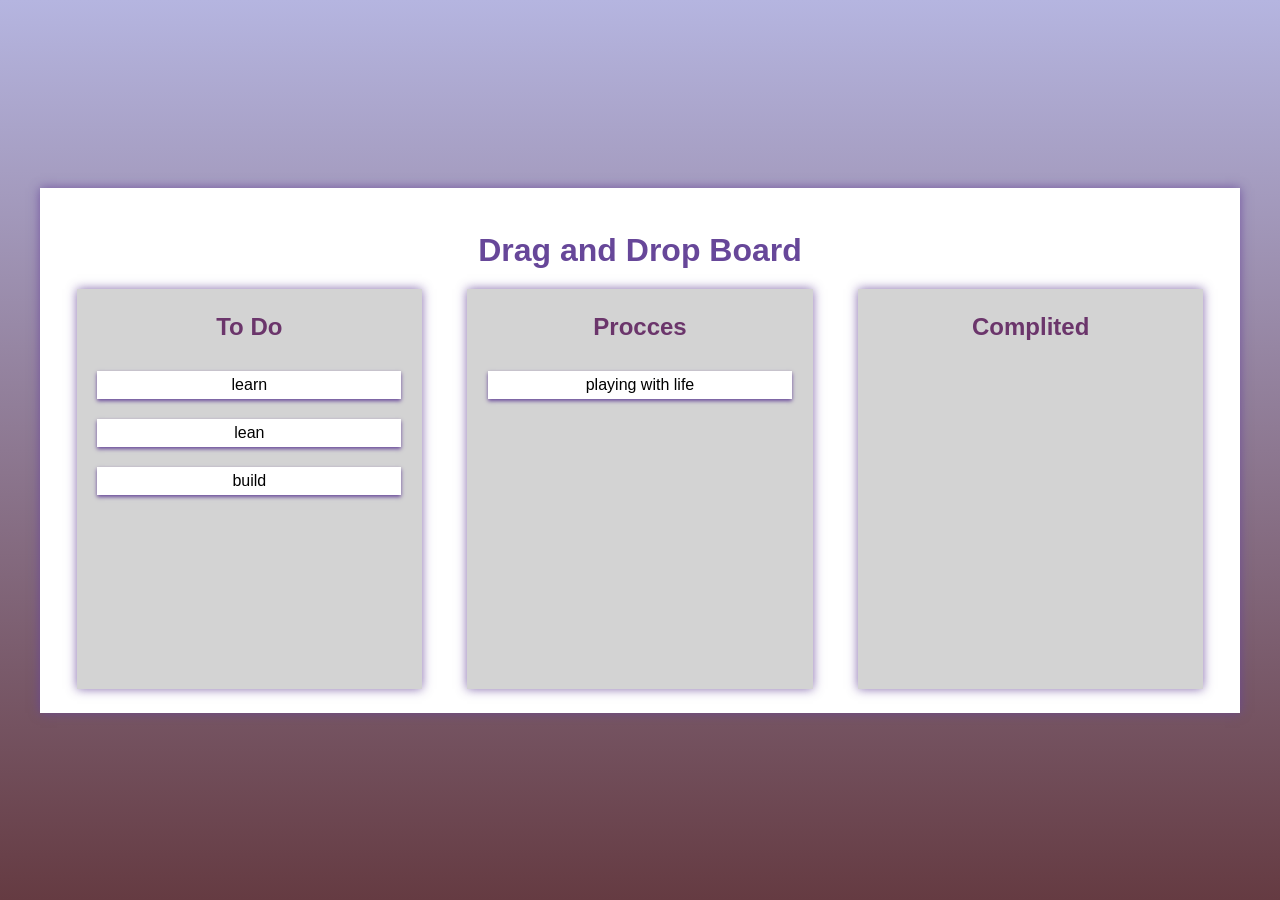
<file: Drag&Drop-Board/index.html>
<!doctype html>
<html lang="en">
  <head>
    <meta charset="UTF-8" />
    <meta name="viewport" content="width=device-width, initial-scale=1.0" />
    <title>Drag and Drop Board</title>
    <link rel="stylesheet" href="style.css" />
  </head>
  <body>
    <div class="container">
      <h1>Drag and Drop Board</h1>
      <div class="minicontainer">
        <div id="board1" class="board">
        
          <h1>To Do</h1>
          <div  class="list" id="list1" draggable="true">learn</div>
          <div  class="list" id="list2" draggable="true">lean</div>
          <div  class="list" id="list3" draggable="true">build</div>
        </div>

        <div id="board2" class="board">
          <h1>Procces</h1>
          <div  class="list" id="list4" draggable="true">playing with life</div>
        </div>

        <div id="board3" class="board">
          <h1>Complited</h1>
        </div>
      </div>
    </div>

    <script src="script.js"></script>
  </body>
</html>
</file>
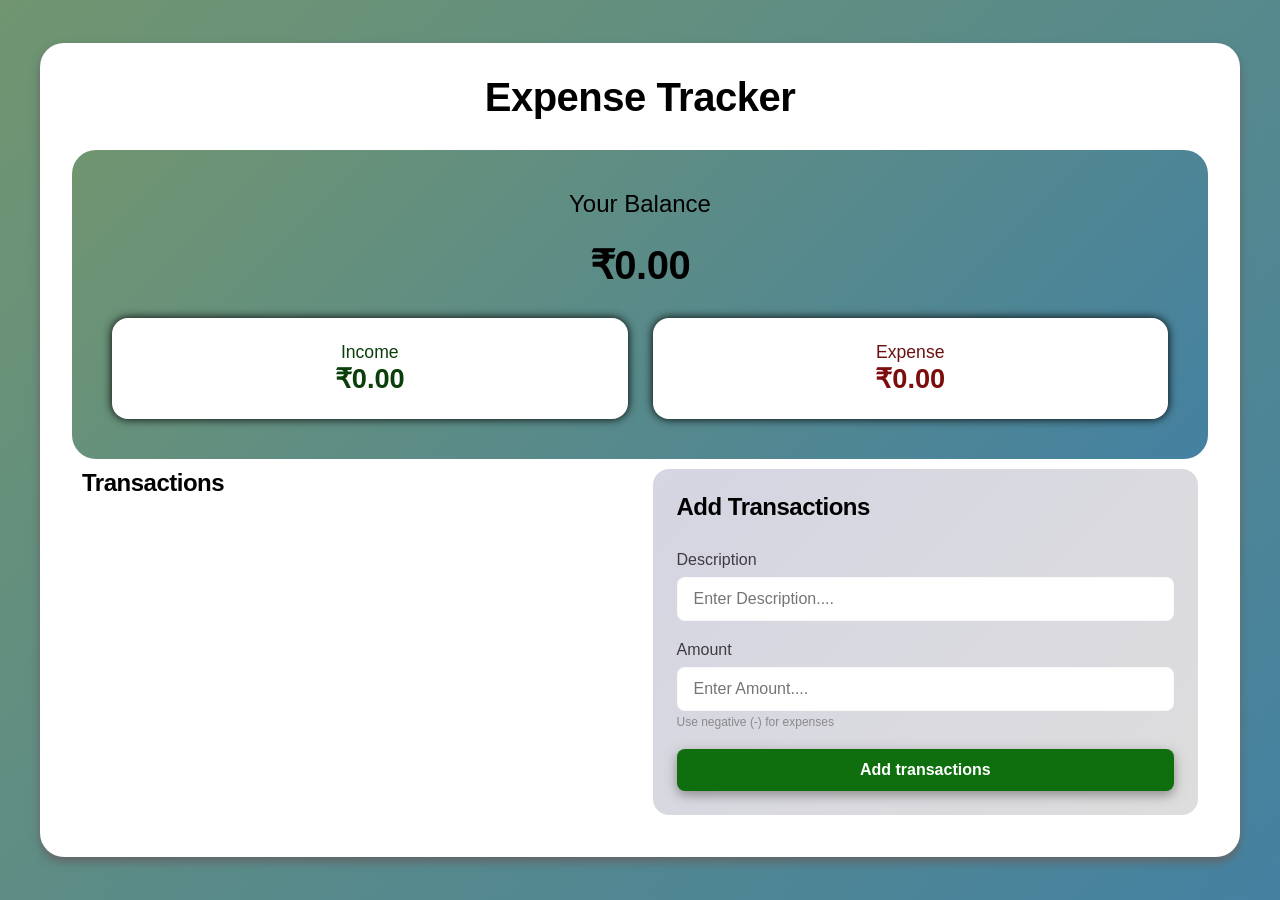
<file: expense-tracker/index.html>
<!DOCTYPE html>
<html lang="en">
<head>
    <meta charset="UTF-8">
    <meta name="viewport" content="width=device-width, initial-scale=1.0">
    <title>expense-tracker</title>
    <link rel="stylesheet" href="style.css" />
    <link href="https://fonts.googleapis.com/css?family=Poly:regular,italic" rel="stylesheet" />
</head>  
<body>
        <div class="container">

            <h1>Expense Tracker</h1>
            <div class="blance-container">
                    <h2 >Your Balance</h2>
                    <h1 id="balance">$0000</h1>

                <div class="summer">

                   <div class="income">
                        <h3>Income</h3>
                        <p id="income-amount">$000</p>
                   </div>

                    <div class="expense">
                        <h3>Expense</h3>
                        <p id="expense-amount">$000</p>
                    </div>
 
                </div>
            </div>


            <div class="maincontainer">

                <div class="transaction-container">

                    <h1>Transactions</h1>
                    <ul id="transaction-list">

                    </ul>
                </div>

                <div class="form-container">
                    <h1>Add Transactions</h1>
                    <form id="transaction-form">
                        <div class="form-group">
                            <label for="description">Description</label>
                            <input type="text" id="description" placeholder="Enter Description...." required />
                        </div>

                        <div class="form-group">
                            <label for="amount">Amount</label>
                            <input type="number" id="amount" placeholder
                            ="Enter Amount...." required />
                            <small>Use negative (-) for expenses</small>
                        </div>

                        <button type="submit">Add transactions</button>
                    </form>
                </div>
            </div>
        </div>
        <script src="script.js"></script>
</body>
</html>
</file>
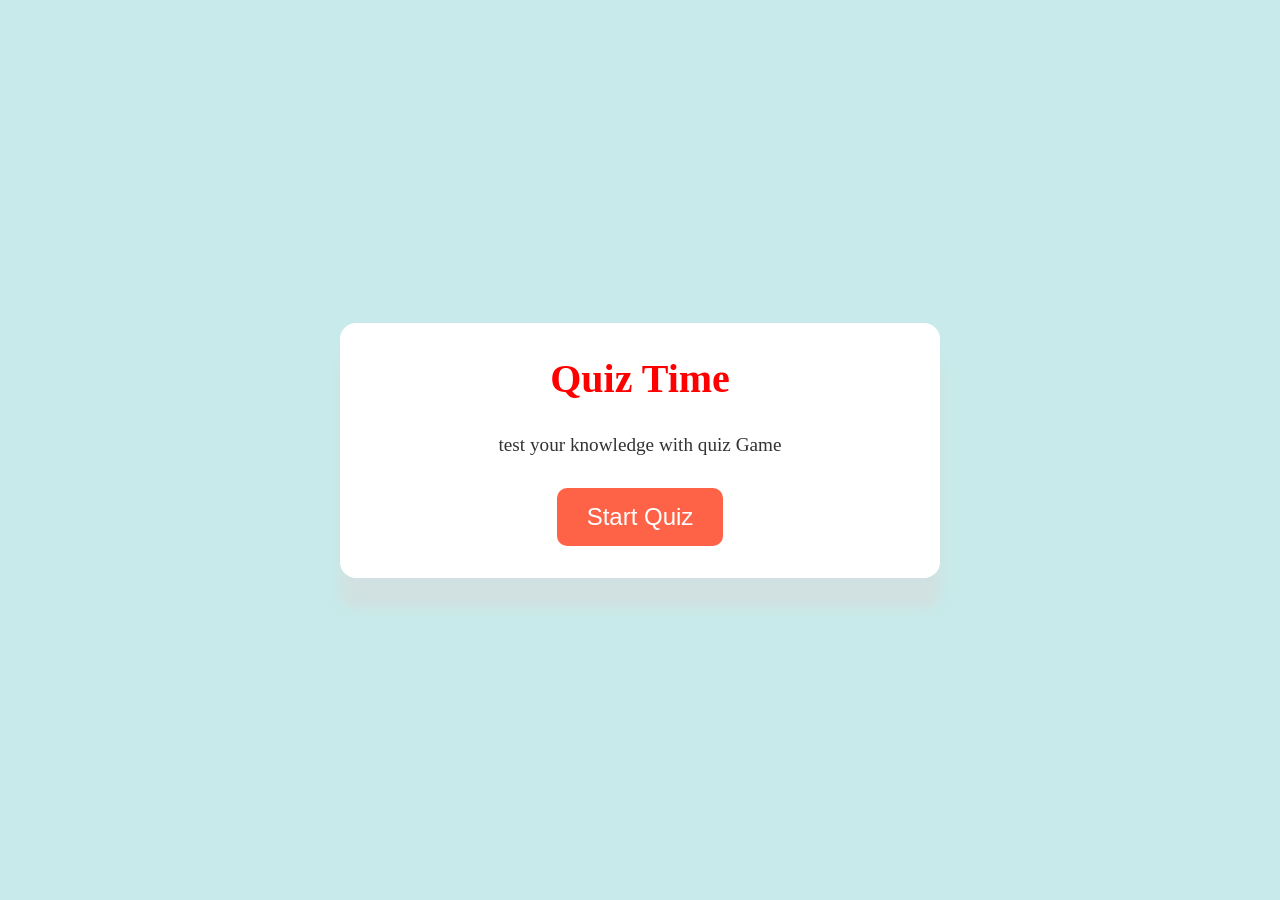
<file: Quiz_game/index.html>
<!doctype html>
<html lang="en">
  <head>
    <meta charset="UTF-8" />
    <meta name="viewport" content="width=device-width, initial-scale=1.0" />
    <title>Quiz Game</title>
    <link rel="stylesheet" href="style.css" />
  </head>
  <body>
    <div class="container">
      <div class="screen active" id="start_screen">
        <h1>Quiz Time</h1>
        <p>test your knowledge with quiz Game</p>
        <button id="start_btn">Start Quiz</button>
      </div>

      <div class="screen" id="quiz_screen">
        <div>
          <h2 id="question">add qustion</h2>
        </div>
        <div id="question_info">
          <p>
            Question <span id="question_no">1</span> of
            <span id="total_questions">n</span>
          </p>
          <p>score:<span id="score">0</span></p>
        </div>
        <div class="option_container" id="options"></div>

        <div class="progress_bar" id="progress_bar">
          <div id="progress"></div>
        </div>
      </div>

      <div class="screen" id="result_screen">
        <h1>Quiz Results</h1>
        <div id="result_info">
          <p>
            your score <span id="final_score">0</span> out of
            <span id="max_score">n</span>
          </p>

          <div id="result_message">message</div>
        </div>

        <button id="restart_btn">Restart Quiz</button>
      </div>
    </div>
    <script src="script.js"></script>
  </body>
</html>
</file>
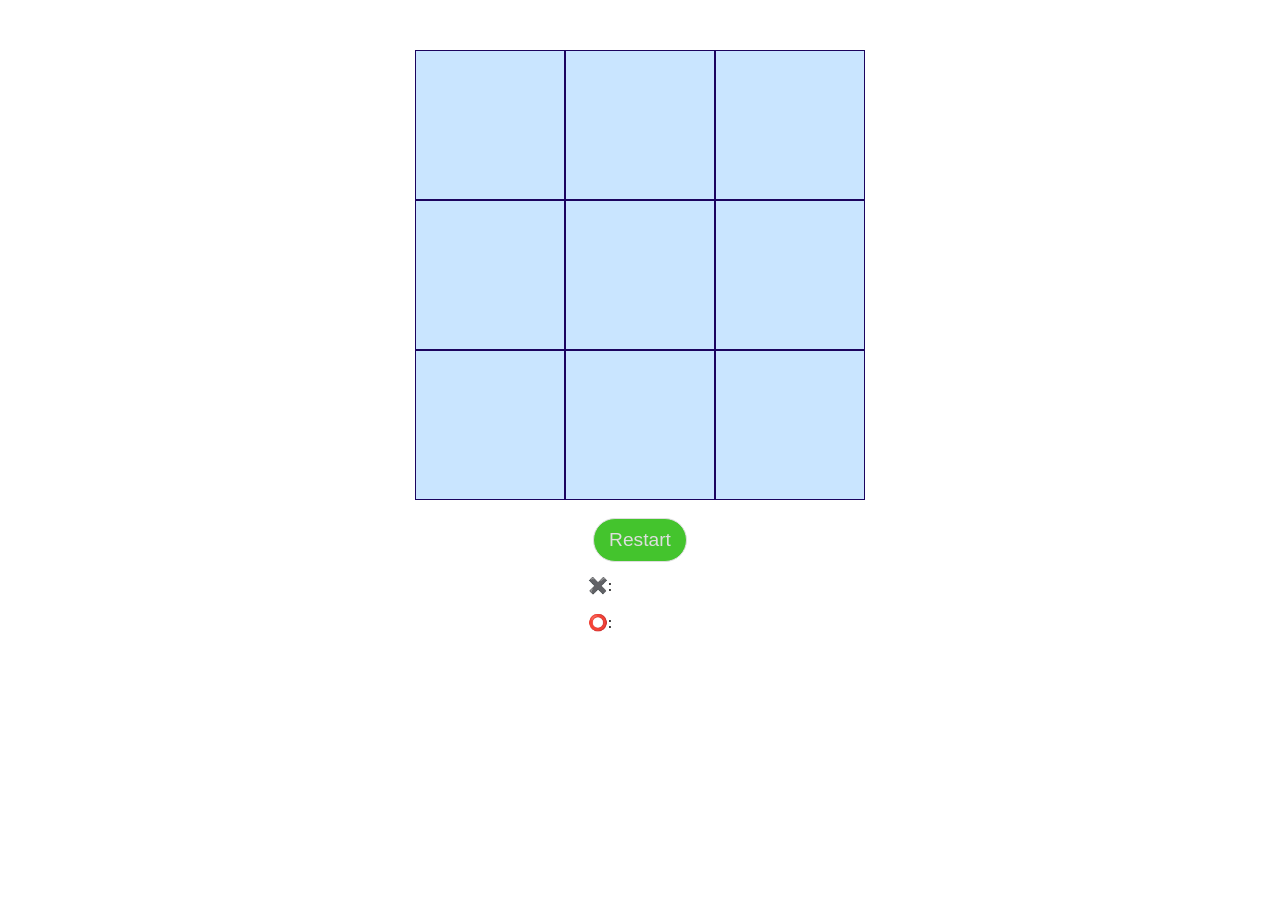
<file: Tic Tac Toe/index.html>
<!DOCTYPE html>
<html lang="en">
<head>
    <meta charset="UTF-8">
    <meta name="viewport" content="width=device-width, initial-scale=1.0">
    <link rel="stylesheet" href="style.css">
    <title>Document</title>
    
</head>
<body>
  <div class="matrix">
    <div class="box" onclick="move(0)"></div>
    <div class="box" onclick="move(1)"></div>
    <div class="box" onclick="move(2)"></div>
    <div class="box" onclick="move(3)"></div>
    <div class="box" onclick="move(4)"></div>
    <div class="box" onclick="move(5)"></div>
    <div class="box" onclick="move(6)"></div>
    <div class="box" onclick="move(7)"></div>
    <div class="box" onclick="move(8)"></div>

  </div><br>
  <button id="restart" onclick="restart()">Restart</button>
  
  <div>✖️: <span class="score"></span></div> <div>⭕: <span class="score"><span></div>


  <div id="overpage">
    <button id="play_again" onclick="play_again()"> Play Again</button>
    <div id="result">result</div>

  </div>
  <script src="index.js" ></script>
</body>
</html>
</file>
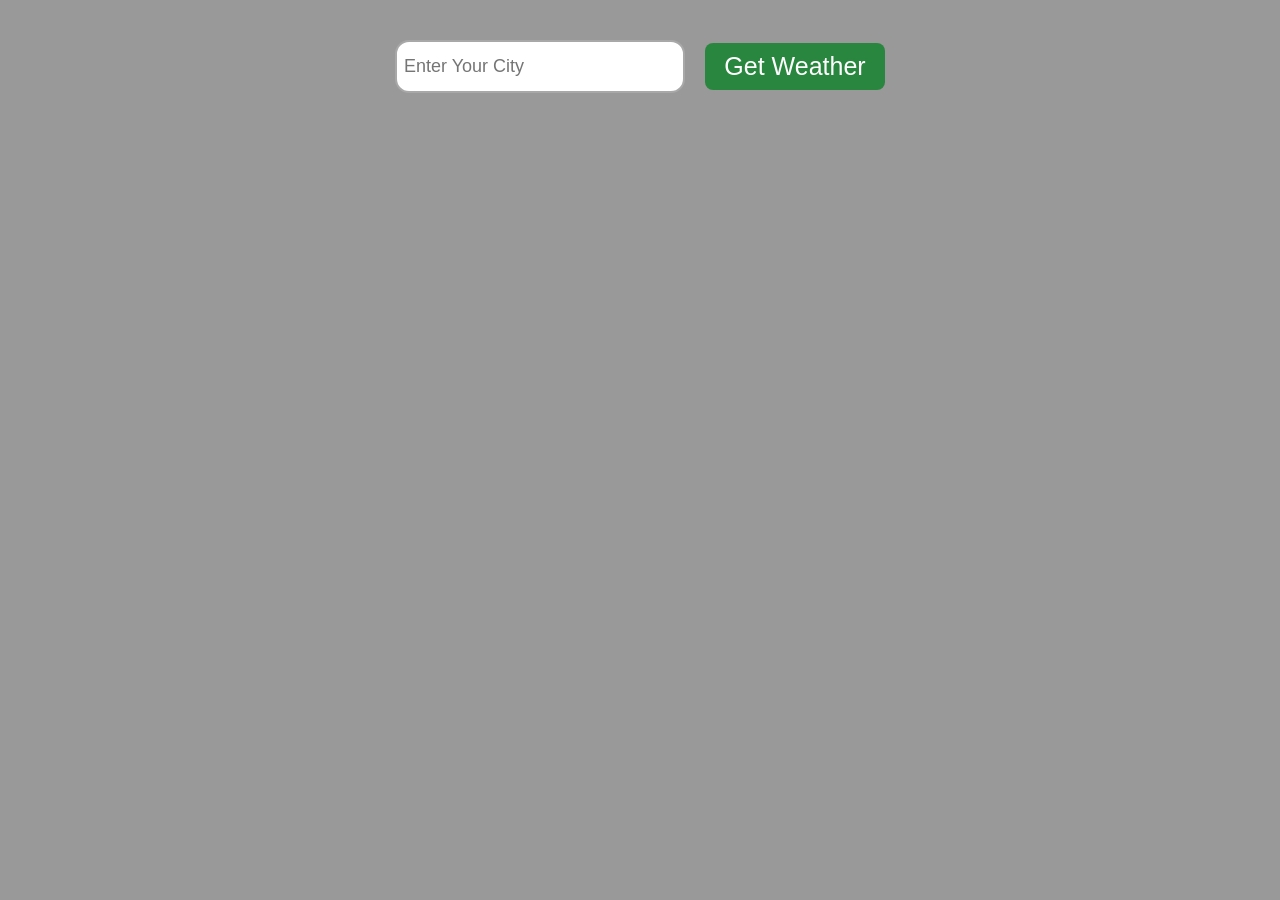
<file: weather/index.html>
<!doctype html>
<html lang="en">
  <head>
    <meta charset="UTF-8" />
    <meta name="viewport" content="width=device-width, initial-scale=1.0" />
    <title>weather pagge</title>
    <link rel="stylesheet" href="style.css" />
  </head>
  <body>
    <form class="inputform">
      <input class="enterCity" type="text" placeholder="Enter Your City" />
      <button type="submit" class="enterbtn">Get Weather</button>
    </form>
    <div class="card" style="display: none"></div>

    <script src="script.js"></script>
  </body>
</html>
</file>
<file: Drag&Drop-Board/style.css>
* {
  margin: 0;
  padding: 0;
  box-sizing: border-box;
}

body {
  font-family: sans-serif;
  background: linear-gradient(rgb(181, 181, 224), rgb(101, 59, 66));
  display: flex;
  justify-content: center;
  align-items: center;
  min-height: 100vh;
}
.container {
  background-color: #ffffff;
  display: flex;
  flex-direction: column;
  padding: 1.5rem;
  justify-content: center;
  align-items: center;
  width: 100%;
  max-width: 1200px;
  box-shadow: 0 0 10px rgba(103, 71, 153, 0.815);
}
h1 {
  color: rgb(103, 71, 153);
  margin: 20px;
  font-weight: 2rem;
}
.minicontainer {
  width: 100%;
  display: flex;
  flex-direction: row;
  justify-content: space-around;
  align-items: flex-start;
  gap: 20px;
}
.board {
  display: flex;
  background-color: rgba(128, 128, 128, 0.348);
  flex-direction: column;
  align-items: center;
  width: 30%;
  min-height: 400px;
  border: none 2px black;
  padding: 4px;
  box-shadow: 0 0 10px rgba(103, 71, 153, 0.815);
  transition: 0.15s;
}
.board:hover {
  box-shadow: 0 0 20px rgba(103, 71, 153, 0.815);
}
.board h1 {
  color: rgba(89, 26, 89, 0.856);
  font-size: 1.5rem;
}
.list {
  padding: 5px 10px;
  width: 90%;
  text-align: center;
  margin: 10px;
  background-color: white;
  cursor: grab;
  box-shadow: 0 2px 4px rgb(103, 71, 153);
  transition:
    transform 0.15s,
    box-shadow 0.15s;
}
.list:active {
  cursor: grabbing;
  transform: scale(1.06);
  box-shadow: 0 4px 10px rgb(103, 71, 153);
}
.dragging {
  transform:scale(0.80);

}
.board.over {
  background-color: rgba(128, 128, 128, 0.759);
  box-shadow: inset 0 0 20px rgba(103, 71, 153, 0.815);
}
@media(max-width:900px){
  .minicontainer{
    flex-direction: column;
    align-items:center;
    gap: 20px;

  }
  .board{
    width:80%;
    min-height:30%;
  }
}
</file>
<file: expense-tracker/style.css>
*{
    margin:0;
    padding:0;
    box-sizing: border-box;

}
body{
    background:linear-gradient(135deg,rgb(112, 149, 112),rgb(68, 129, 161));
    display: flex;
    justify-content:center;
    align-items:center;
    min-height:100vh;
    padding:20px;
    font-family: 'Poppins', sans-serif;
   
}
.container{
    background-color: white;
    width:100%;
    max-width: 1200px;
    border-radius:24px;
    padding: 2rem;
    box-shadow:0 5px 10px rgb(98, 102, 105);
    
}
h1{
    font-size: 2.5rem;
    text-align: center;
    color:  rgb(0, 0, 0);
    margin-bottom:30px;
    letter-spacing: -0.5px;
    font-weight: 600;
}

h2{
    font-size: 1.5rem;
    color:  rgb(0, 0, 0);
    margin-bottom:1.5rem;
    font-weight: 500;
}


.blance-container{
    background:linear-gradient(135deg,rgb(112, 149, 112),rgb(68, 129, 161));
    text-align: center;
    padding: 2.5rem;
    border-radius: 24px;
}
.summer{
    display:grid;
    grid-template-columns: 1fr 1fr;
    gap:25px;
    margin-top:20px
}
.maincontainer{
    margin:10px;
    display: grid;
    grid-template-columns:1fr 1fr;
    gap:25px;
    
}
.income,.expense{
    background-color: white;
    padding:24px;
    border-radius:1rem;
    transition:all 0.3s;
    box-shadow: 0 0 10px rgb(0, 0, 0);
}
.income:hover,.expense:hover{
    transform: translateY(-2px);
    box-shadow: 0 0 10px rgb(0, 0, 0);
}
.income h3{
    font-size: 1.1rem;
    color:rgb(10, 63, 10);
    font-weight: 500;
}
.income p{
    font-size: 1.7rem;
    color:rgb(10, 63, 10);
    font-weight: 600;
}
.expense h3{
    font-size: 1.1rem;
    color:rgb(105, 17, 17);
    font-weight: 500;
}
.expense p{
    font-size: 1.7rem;
    color:rgb(125, 13, 13);
    font-weight: 600;
}
.transaction-container{
    height:100%;
    display: flex;
    flex-direction: column;


}
#transaction-list{
    list-style: none;
    max-height: 500px;
    overflow-y:auto;
    flex-grow:1;
    padding:8px;

 
}
#transaction-list::-webkit-scrollbar{
    width:8px;
    

}
#transaction-list::-webkit-scrollbar-track{
    background-color: rgba(43, 52, 59, 0.667);
    border-radius: 4px;

}
#transaction-list::-webkit-scrollbar-thumb{
    background-color: rgb(194, 173, 173);
    width:6px;
     border-radius: 4px;
}
#transaction-list::-webkit-scrollbar-thumb:hover{
        background-color: rgb(193, 200, 209);

}
.transaction{
    display: flex;
    margin-bottom: 3px;
    justify-content:space-between;
    align-items:center;
    padding:1.4rem 1.6rem;
    border-radius:10px;
    border-right:5px solid;
    
    transition:all 0.3s ease;
    animation: slideIn o.3 ease;
    box-shadow: 0 0 1px rgba(182, 168, 168, 0.833);

    
}
@keyframes slideIn{
    from{
        opacity:0;
        tranform:translateX(-20px);
    }
    
    to{
        opacity:1;
        tranform:translateX(0);
    }
}
.transaction:hover{
    box-shadow: 0 4px 12px rgba(0, 0, 0, 0.91);
    transform:translateX(4px);
}
.transaction.income{
    border-right-color:rgb(25, 168, 25);
}
.transaction.expense{
    border-right-color:rgb(212, 0, 0);
}

.delete-btn{
    background: none;
    border:none;
    color:red;
    cursor:pointer;
    opacity:0;
    transition:all 0.2s ease;
    padding:4px 8px;
    
}
.transaction:hover .delete-btn{
    opacity:1;
    margin-left:12px;

}
.transaction .delete-btn:hover{
    background-color:#fee2e2;
    transform :scale(1.1)
}
.form-container{
    border-radius:16px;
    padding:24px;
    display: flex;
    flex-direction: column;
    height:100%;
    max-height: 400px;
    background:linear-gradient(135deg,rgba(180, 180, 205, 0.562), rgba(128, 128, 128, 0.266));
}
.form-container form {
    display:flex;
    flex-direction: column;
    height:100%;
}
.maincontainer h1{
    font-size: 1.5rem;
    font-weight: 600;
    text-align: left;
}
.form-group{
    margin-bottom:20px;
}
label{
    display:block;
    margin-bottom:8px;
    color:rgba(8, 3, 8, 0.738);
    font-weight:500px;
}
input {
    display:block;
    background-color: white;
    width:100%;
    padding:12px 16px;
    border:solid 1px rgba(231, 231, 231, 0.258);
    border-radius:8px;
    font-size: 1rem;
    transition:all 0.2s ease;

}
input:focus{
    outline: none;
    border-color:blue;
    box-shadow:0 0 10px rgba(0, 0, 0, 0.405);
}
input:hover{
    border-color:rgba(141, 126, 126, 0.204); 
}
small{
    color:rgba(128, 128, 128, 0.879);
    font-size:.75rem;
    margin-top:4px;
    display:block;
}

button[type="submit"]{
    width:100%;
    border:none;
    padding:12px 16px;
    border-radius: 8px;
    font-size:1rem;
    font-weight:600;
    color:white;
    background-color: rgb(15, 111, 15);
    box-shadow:0 4px 12px rgba(105, 101, 101, 0.688);
    cursor: pointer;
    transition:all 0.2s ease;
    margin-top:auto;

}
button[type="submit"]:hover{
    transform:translateY(-2px);
    box-shadow:0 6px 16px rgba(105, 101, 101, 0.688);
}
button[type="submit"]:active{
    transform:translateY(0);
 
}
@media (max-width:900px) {
    .maincontainer{
        grid-template-columns: 1fr;
    }
    #transaction-list{
        max-height:300px;
    }
    .summer{
        grid-template-columns: 1fr;
        gap:15px;
    }
    .blance-container{
        padding:1.5rem;
    }
    .income p,.expense p{
        font-size:1.3rem;
    }
    .transaction{
        padding:0.5rem 1rem;
    }
}
</file>
<file: Quiz_game/style.css>
* {
  margin: 0;
  padding: 0;
  box-sizing: border-box;
}
body {
  background: rgba(188, 229, 229, 0.796);
  display: flex;
  justify-content: center;
  align-items: center;
  min-height: 100vh;
  padding: 1rem;
}
.container {
  background: white;
  border-radius: 1rem;
  width: 100%;
  max-width: 600px;
  box-shadow: 0 30px 10px rgba(219, 214, 214, 0.444);
  overflow: hidden;
  position: relative;
}
.screen {
  display: none;
  padding: 2rem;
  text-align: center;
}
.screen.active {
  display: block;
}
/* start screen*/

#start_screen h1 {
  color: red;
  font-size: 2.5rem;
  margin-bottom: 2rem;
}
#start_screen p {
  color: #333;
  font-size: 1.2rem;
  margin-bottom: 2rem;
}

/* quiz screnn*/

#question {
  color: #333;
  font-size: 1.5rem;
  margin-bottom: 2rem;
}

#question_info {
  display: flex;
  justify-content: space-between;
  color: gray;
  margin-bottom: 2rem;
}
.option_container {
  display: flex;
  flex-direction: column;
  gap: 10px;
  margin-bottom: 2rem;
}
.option_btn {
  background-color: rgba(239, 184, 184, 0.434);
  color: #333;
  padding: 1rem;
  border-radius: 10px;
  text-align: left;
  cursor: pointer;
}
.option_btn:hover {
  background-color: rgba(239, 184, 184, 0.701);
  border-color: rgba(69, 44, 44, 0.656);
}
.option_btn.correct {
  background-color: rgba(210, 239, 184, 0.699);
  color: green;
}
.option_btn.incorrect {
  background-color: rgba(255, 0, 0, 0.336);
  color: rgb(255, 0, 0);
}
.progress_bar {
  height: 12px;
  background-color: rgba(244, 226, 226, 0.992);
  border-radius: 5px;
  overflow: hidden;
  margin-top: 10px;
}
#progress {
  height: 100%;
  width: 0%;
  background-color: rgb(255, 89, 0);
  transition: width 0.3s ease;
}

/* reslt page*/
#result_screen h1 {
  font-size: 2.5rem;
  color: tomato;
  margin-bottom: 2rem;
}
#result_info {
  background: rgb(255, 223, 228);
  padding: 20px;
  border-radius: 15px;
  margin-bottom: 2rem;
}
#result_info p {
  font-size: 1.2rem;
  margin-bottom: 10px;
  color: #333;
}

#result_message {
  color: tomato;
  font-size: 1.7rem;
  font-weight: 600;
}
button {
  padding: 15px 30px;
  background-color: tomato;
  border-radius: 10px;
  border: none;
  color: white;
  transition: background-color 0.3s ease;
  cursor: pointer;
  font-size: 1.5rem;
}
button:hover {
  background-color: rgba(255, 99, 71, 0.622);
}

/*for phone or other screen */
@media (max-width: 500px) {
  #start_screen h1 {
    font-size: 1.5rem;
  }

  #question {
    font-size: 1rem;
  }
  #result_screen h1 {
    font-size: 1.5rem;
  }
  button {
    font-size: 1rem;
  }
  #result_message {
    font-size: 1.2rem;
  }
}
</file>
<file: Tic Tac Toe/style.css>
body{

display: flex;
flex-direction: column;
justify-content: center;
align-items: center; 
margin-top: 50px;

}
.matrix{
display: flex;
justify-content: center;
flex-wrap: wrap;
width: 450px;


}
.box{
width: 150px;
height: 150px;
background-color: rgb(201, 229, 255);
display: flex;
justify-content: center;
align-items: center;
font-size: 24px;
border: 1px solid ;
border-color:rgb(27, 4, 95) ;
box-sizing: border-box;   
font-weight: bold;
font-size: 6rem;
color: rgb(0, 0, 0);

}
#result{
font-size: 3rem;
display: flex;
justify-content: center;
align-items: baseline;
color: rgb(255, 5, 5);

}
.score{
margin-top: 2px; 
color: black;
padding: 15px 40px;
border-radius: 10px;
font-size: 2rem;
}
#restart{
color: rgb(222, 222, 222);
background-color: rgb(68, 196, 45);
padding: 10px 15px;
font-size: larger;
border: 1px solid;
border-radius: 50px;
}
#overpage{
position: fixed;
top: 0%;
width: 100%;
height: 100%;
background-color: rgba(209, 217, 220, 0.535);
display: none;
justify-content: center;
align-items: center;
flex-direction: column;
color: white;
}

#play_again{
color: rgb(222, 222, 222);
background-color: rgb(68, 196, 45);
padding: 10px 15px;
font-size: larger;
border: 1px solid;
border-radius: 50px;

}
</file>
<file: weather/style.css>
body {
  font-family: "Roboto", sans-serif;
  background-color: rgb(0, 0, 0, 40%);
  margin: 0px;
  display: flex;
  flex-direction: column;
  align-items: center;
}
.inputform {
  display: flex;
  flex-direction: row;
  align-items: center;
  gap: 20px;
  margin: 30px;
  padding: 10px;
}
.enterCity {
  font-size: large;
  height: 35px;
  width: 17rem;
  padding: 7px;
  border: solid 2px #00000057;
  border-radius: 14px;
  color: rgba(0, 0, 0, 0.743);
}
.enterCity:hover {
  border-color: rgba(0, 0, 0, 0.24);
}
.enterCity:active {
  border-color: rgba(0, 0, 0, 0.14);
}
.inputform button[type="submit"] {
  font-size: 25px;
  box-sizing: border-box;
  height: 47px;
  width: 180px;
  border: none;
  border-radius: 8px;
  color: rgb(255, 255, 255);
  background-color: rgba(0, 128, 30, 0.728);
  cursor: pointer;
}
.inputform button[type="submit"]:hover {
  background-color: rgba(0, 128, 30, 0.938);
}

.inputform button[type="submit"]:active {
  background-color: rgb(0, 128, 30);
}
.card{
    background:linear-gradient(180deg,rgb(168, 168, 255),rgb(212, 219, 218),rgb(247, 187, 77));
    display:flex;
    flex-direction:column;
    min-width:500px;
    padding:30px;
    align-items:center;
    border-radius:30px;


}
.header{
    font-weight:bold;
    font-size: 4.5rem;
    color:rgba(0, 0, 0, 0.737);
    margin-top:0px;
    margin-bottom:25px;
}
.humidity{
    font-weight:bold;
    font-size:1rem;
}
.skystatus{
    font-weight:bold;
    font-size: 2rem;
    color:rgba(0, 0, 0, 0.831);
    margin:5px;
   
}
.weatherEmoji{
    margin:0px;
    font-size:7rem;
    
}
.error-display{
    font-weight:bold;
    font-size:2.5rem;
    margin:0px;
}
</file>
